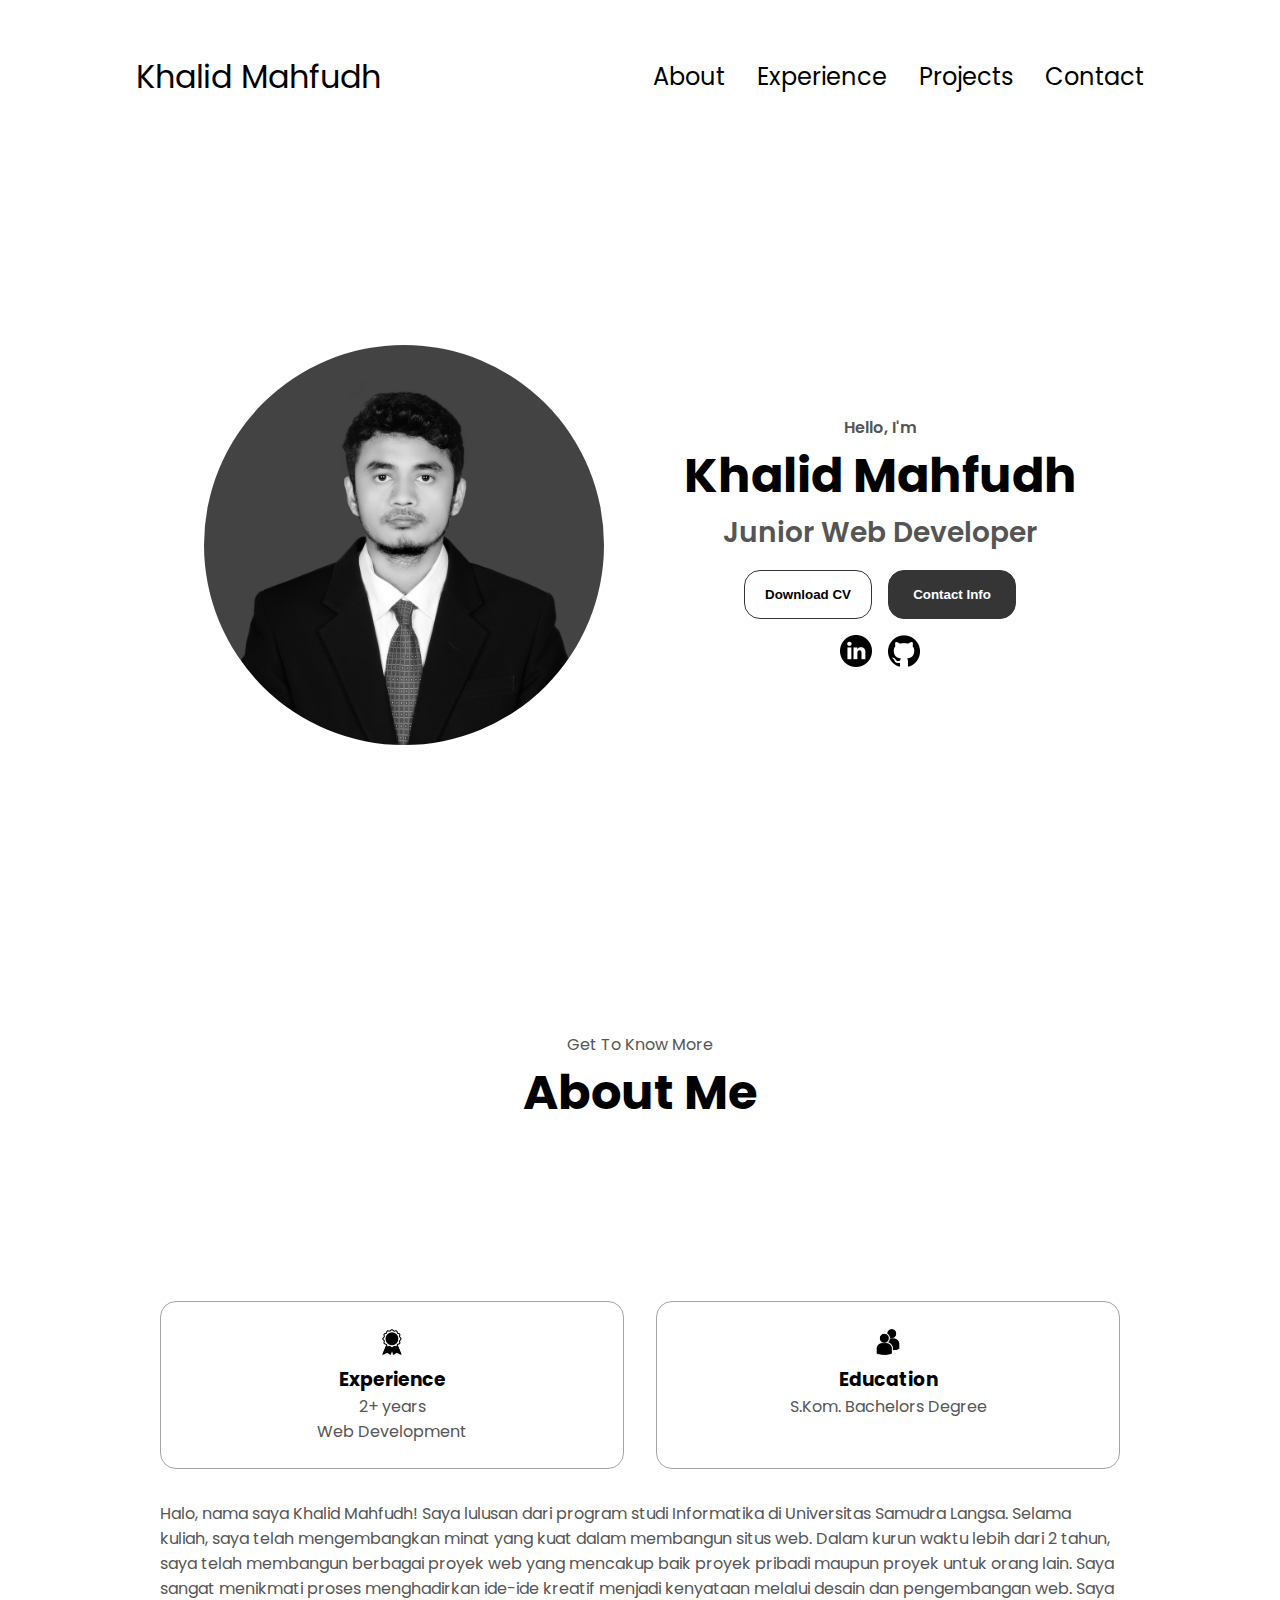
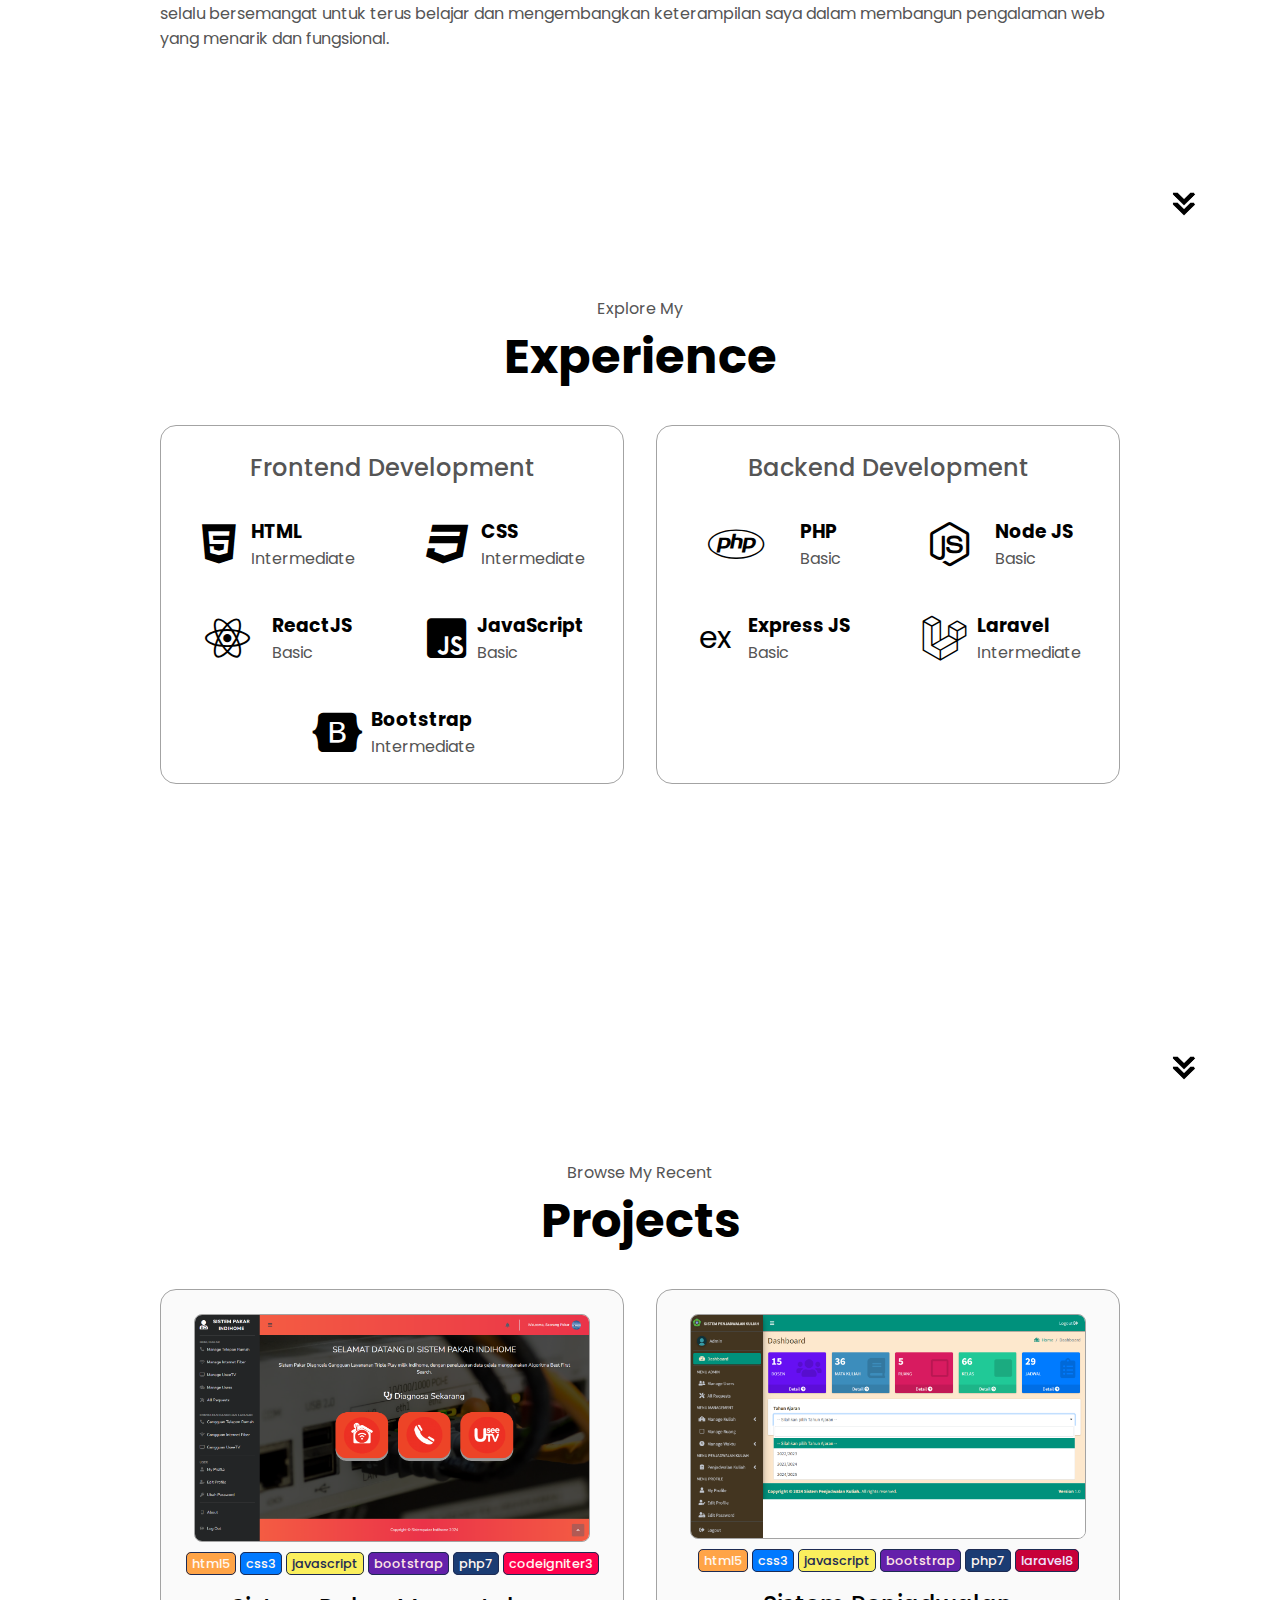
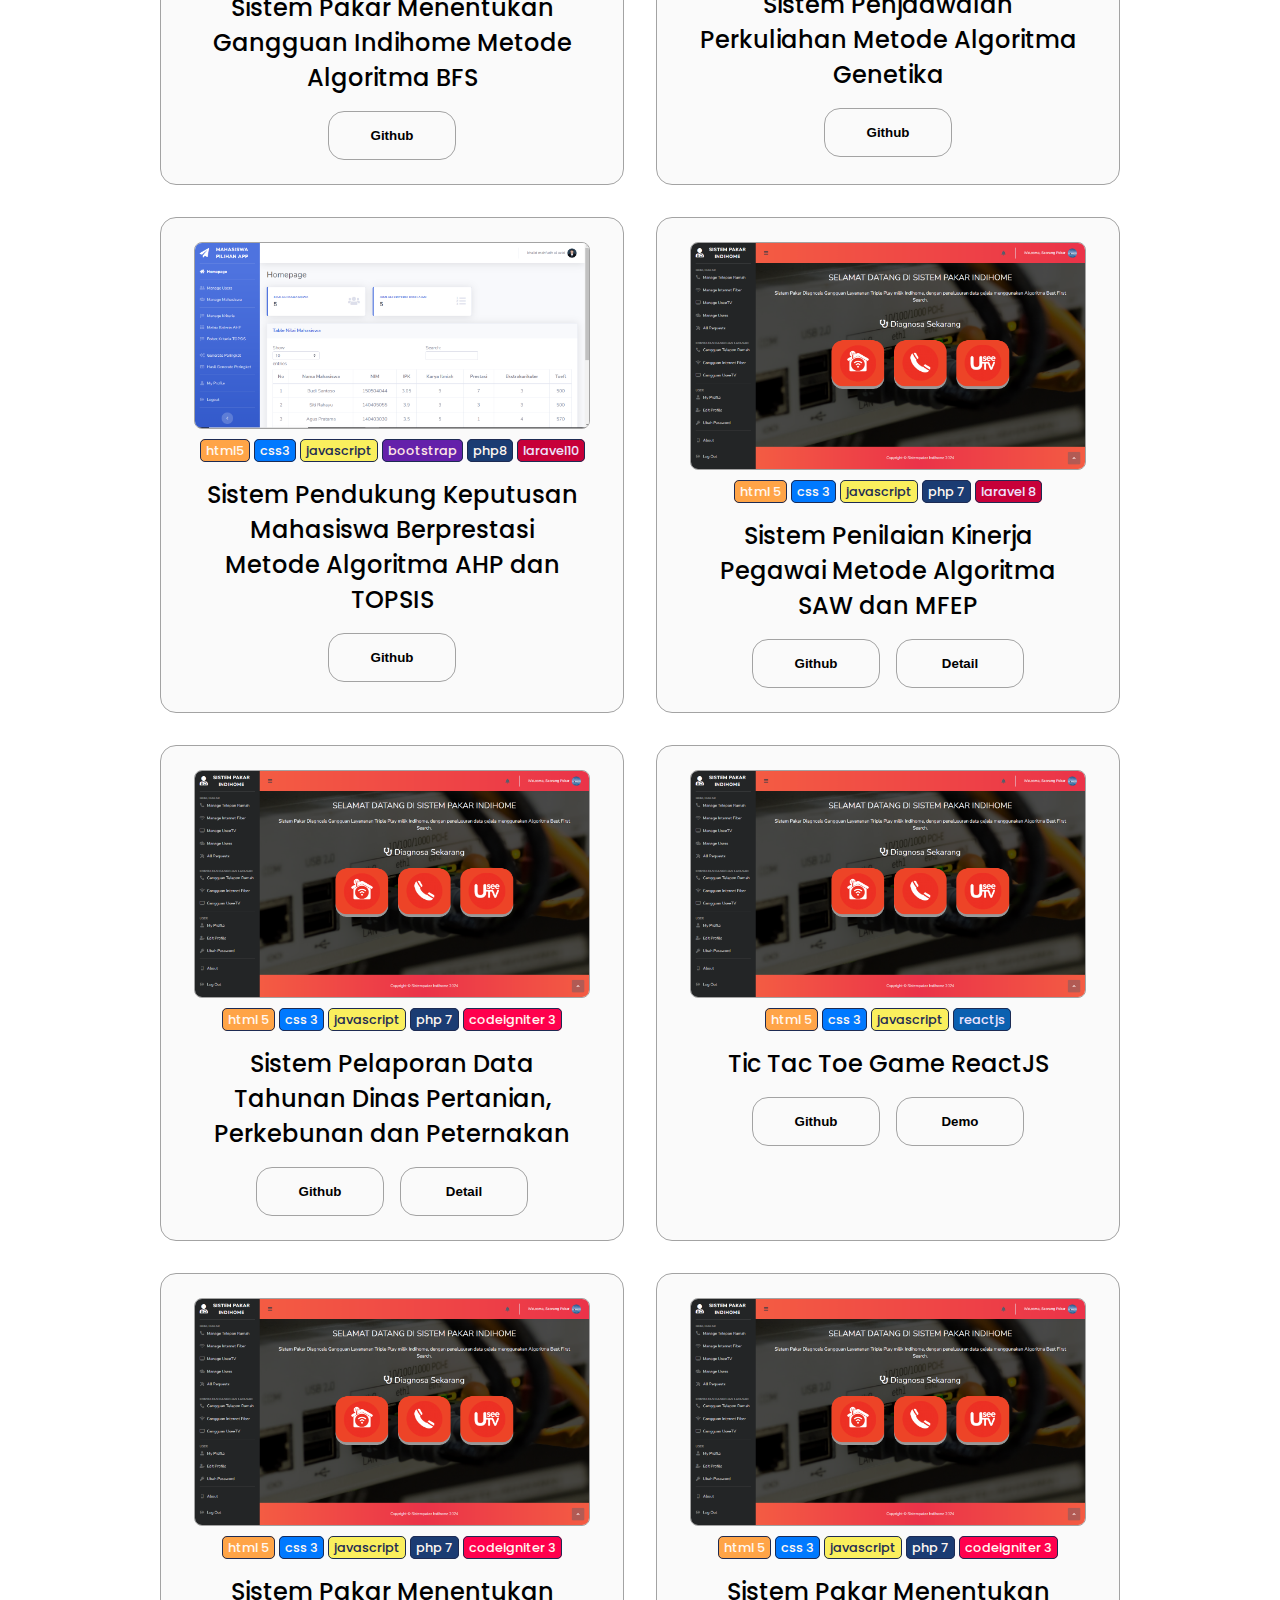
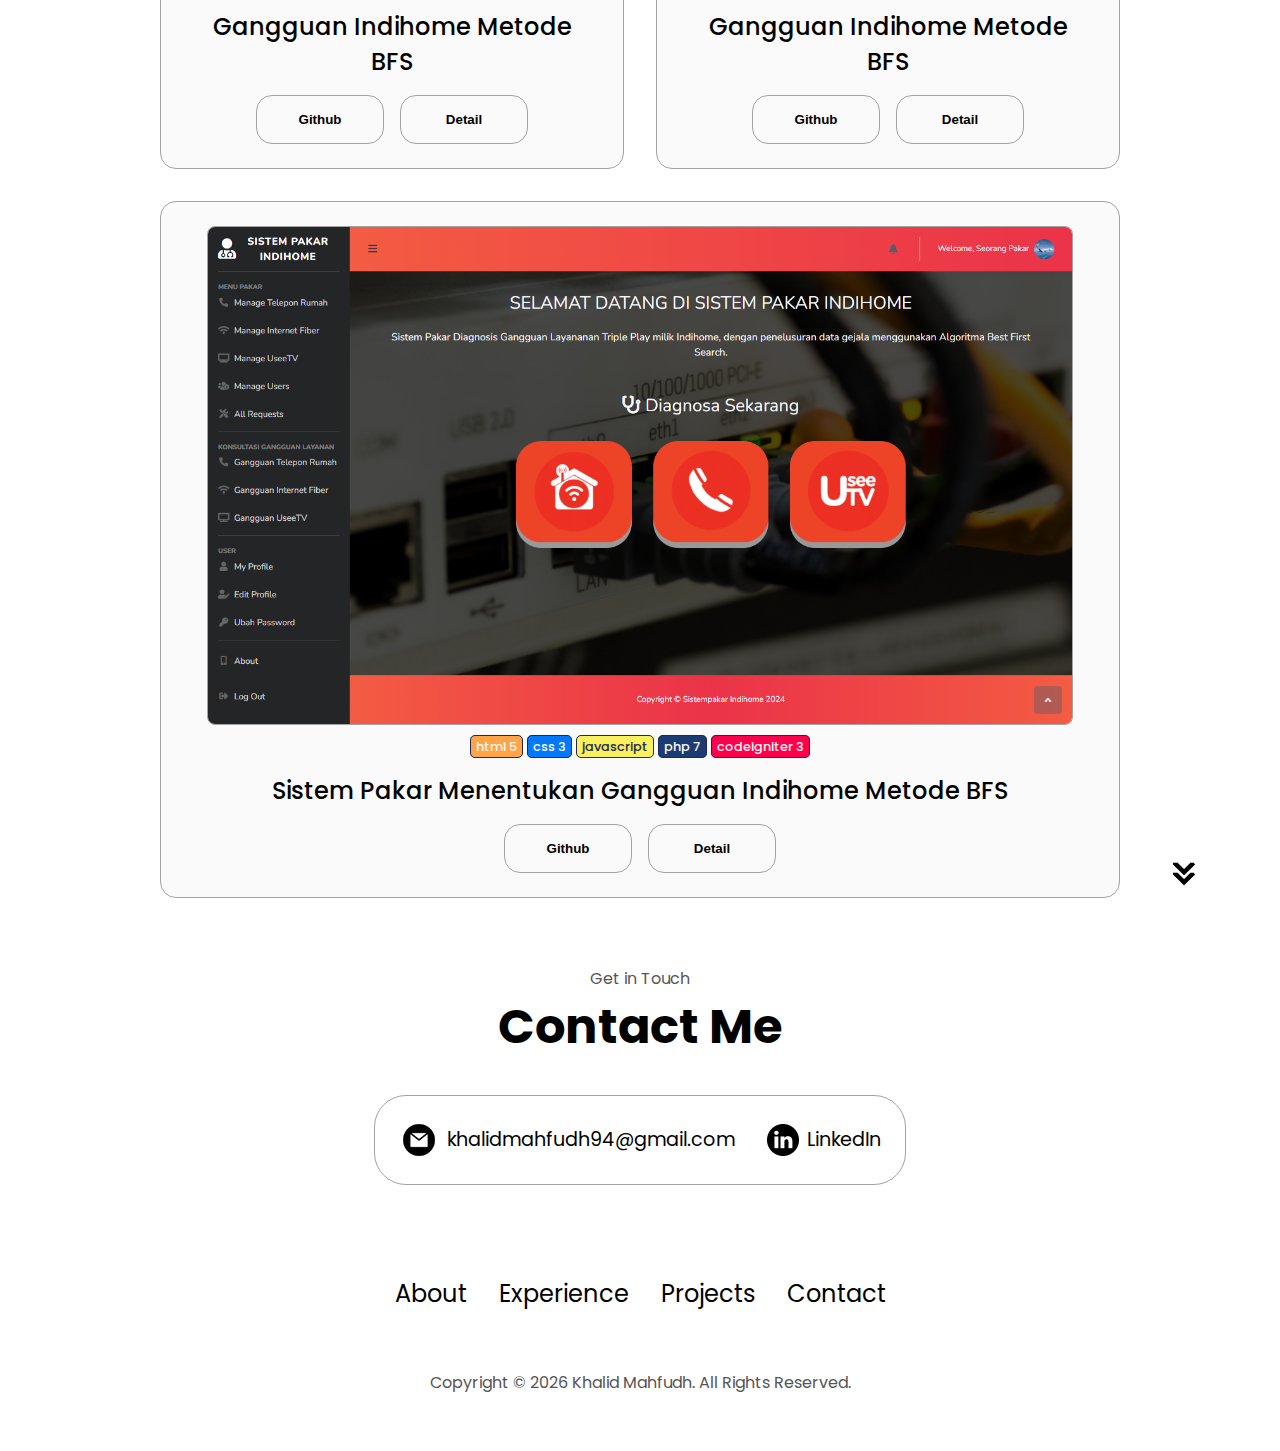
<file: index.html>
<!DOCTYPE html>
<html lang="en">
  <head>
    <meta charset="UTF-8" />
    <meta http-equiv="X-UA-Compatible" content="IE=edge" />
    <meta name="viewport" content="width=device-width, initial-scale=1.0" />
    <title>My Portfolio</title>
    <link rel="stylesheet" href="https://cdnjs.cloudflare.com/ajax/libs/font-awesome/5.15.2/css/all.min.css">
    <link rel="stylesheet" href="style.css" />
    <link rel="stylesheet" href="mediaqueries.css" />
  </head>
  <body>
    <nav id="desktop-nav">
      <div class="logo">Khalid Mahfudh</div>
      <div>
        <ul class="nav-links">
          <li><a href="#about">About</a></li>
          <li><a href="#experience">Experience</a></li>
          <li><a href="#projects">Projects</a></li>
          <li><a href="#contact">Contact</a></li>
        </ul>
      </div>
    </nav>
    <nav id="hamburger-nav">
      <div class="logo">Khalid Mahfudh</div>
      <div class="hamburger-menu">
        <div class="hamburger-icon" onclick="toggleMenu()">
          <span></span>
          <span></span>
          <span></span>
        </div>
        <div class="menu-links">
          <li><a href="#about" onclick="toggleMenu()">About</a></li>
          <li><a href="#experience" onclick="toggleMenu()">Experience</a></li>
          <li><a href="#projects" onclick="toggleMenu()">Projects</a></li>
          <li><a href="#contact" onclick="toggleMenu()">Contact</a></li>
        </div>
      </div>
    </nav>
    <section id="profile">
      <div class="section__pic-container">
        <img class="profile-pic" src="./assets/profile-pic.png" alt="Khalid Mahfudh profile picture" />
      </div>
      <div class="section__text">
        <p class="section__text__p1">Hello, I'm</p>
        <h1 class="title">Khalid Mahfudh</h1>
        <p class="section__text__p2">Junior Web Developer</p>
        <div class="btn-container">
          <button
            class="btn btn-color-2"
            onclick="window.open('./assets/resume-example.pdf')"
          >
            Download CV
          </button>
          <button class="btn btn-color-1" onclick="location.href='./#contact'">
            Contact Info
          </button>
        </div>
        <div id="socials-container">
          <a href="https://www.linkedin.com/in/khalid-al-azizi-bb7a7b1b1/" target="_blank"><img src="./assets/linkedin.png" alt="My Linkedin Profile" class="icon"></a>
          <a href="https://github.com/khalidmahfudh/" target="_blank"><img src="./assets/github.png" alt="My Github Profile" class="icon"></a>
        </div>
      </div>
    </section>
    <section id="about">
      <p class="section__text__p1">Get To Know More</p>
      <h1 class="title">About Me</h1>
      <div class="section-container">
        <div class="about-details-container">
          <div class="about-containers">
            <div class="details-container">
              <img
                src="./assets/experience.png"
                alt="Experience icon"
                class="icon"
              />
              <h3>Experience</h3>
              <p>2+ years <br />Web Development</p>
            </div>
            <div class="details-container">
              <img
                src="./assets/education.png"
                alt="Education icon"
                class="icon"
              />
              <h3>Education</h3>
              <p>S.Kom. Bachelors Degree</p>
            </div>
          </div>
          <div class="text-container">
            <p>
              Halo, nama saya Khalid Mahfudh! Saya lulusan dari program studi Informatika di Universitas Samudra Langsa. Selama kuliah, saya telah mengembangkan minat yang kuat dalam membangun situs web. Dalam kurun waktu lebih dari 2 tahun, saya telah membangun berbagai proyek web yang mencakup baik proyek pribadi maupun proyek untuk orang lain. Saya sangat menikmati proses menghadirkan ide-ide kreatif menjadi kenyataan melalui desain dan pengembangan web. Saya selalu bersemangat untuk terus belajar dan mengembangkan keterampilan saya dalam membangun pengalaman web yang menarik dan fungsional. 
            </p>
          </div>
        </div>
      </div>
      <img
        src="./assets/arrow.png"
        alt="Arrow icon"
        class="icon arrow"
        onclick="location.href='./#experience'"
      />
    </section>
    <section id="experience">
      <p class="section__text__p1">Explore My</p>
      <h1 class="title">Experience</h1>
      <div class="experience-details-container">
        <div class="about-containers">
          <div class="details-container">
            <h2 class="experience-sub-title">Frontend Development</h2>
            <div class="article-container">
              <article>
                <div class="icons-container">
                  <i class="fab fa-html5"></i>
                </div>
                <div>
                  <h3>HTML</h3>
                  <p>Intermediate</p>
                </div>
              </article>
              <article>
                <div class="icons-container">
                  <i class="fab fa-css3"></i>
                </div>
                <div>
                  <h3>CSS</h3>
                  <p>Intermediate</p>
                </div>
              </article>
              <article>
                <div class="icons-container">
                  <i class="fab fa-react"></i>
                </div>
                <div>
                  <h3>ReactJS</h3>
                  <p>Basic</p>
                </div>
              </article>
              <article>
                <div class="icons-container">
                  <i class="fab fa-js-square"></i>
                </div>
                <div>
                  <h3>JavaScript</h3>
                  <p>Basic</p>
                </div>
              </article>
              <article>
                <div class="icons-container">
                  <i class="fab fa-bootstrap"></i>
                </div>
                <div>
                  <h3>Bootstrap</h3>
                  <p>Intermediate</p>
                </div>
              </article>
            </div>
          </div>
          <div class="details-container">
            <h2 class="experience-sub-title">Backend Development</h2>
            <div class="article-container">
              <article>
                <div class="icons-container">
                  <i class="fab fa-php"></i>
                </div>
                <div>
                  <h3>PHP</h3>
                  <p>Basic</p>
                </div>
              </article>
              <article>
                <div class="icons-container">
                  <i class="fab fa-node-js"></i>
                </div>
                <div>
                  <h3>Node JS</h3>
                  <p>Basic</p>
                </div>
              </article>
              <article>
                <div class="icons-container">
                  <p>ex</p>
                </div>
                <div>
                  <h3>Express JS</h3>
                  <p>Basic</p>
                </div>
              </article>
              <article>
                <div class="icons-container">
                  <i class="fab fa-laravel"></i>
                </div>
                <div>
                  <h3>Laravel</h3>
                  <p>Intermediate</p>
                </div>
              </article>
            </div>
          </div>
        </div>
      </div>
      <img
        src="./assets/arrow.png"
        alt="Arrow icon"
        class="icon arrow"
        onclick="location.href='./#projects'"
      />
    </section>
    <section id="projects">
      <p class="section__text__p1">Browse My Recent</p>
      <h1 class="title">Projects</h1>
      <div class="experience-details-container">
        <div class="about-containers">

          <!-- project 1 -->
          <div class="details-container color-container">
            <div class="article-container">
              <img
                src="./assets/project-1.png"
                alt="Project 1"
                class="project-img"
              />
            </div>
            <div class="technologies-container">
              <span class="html">html5</span>
              <span class="css">css3</span>
              <span class="js">javascript</span>
              <span class="bs">bootstrap</span>
              <span class="php">php7</span>
              <span class="ci">codeigniter3</span>
            </div>
            <h2 class="experience-sub-title project-title">Sistem Pakar Menentukan Gangguan Indihome Metode Algoritma BFS</h2>
            <div class="btn-container">
              <button class="btn btn-color-2 project-btn"><a href="https://github.com/khalidmahfudh/sistem-pakar-bfs-telkom" target="_blank">Github</a></button>
            </div>
          </div>

          <!-- project 2 -->
          <div class="details-container color-container">
            <div class="article-container">
              <img
                src="./assets/project-2.png"
                alt="Project 2"
                class="project-img"
              />
            </div>
            <div class="technologies-container">
              <span class="html">html5</span>
              <span class="css">css3</span>
              <span class="js">javascript</span>
              <span class="bs">bootstrap</span>
              <span class="php">php7</span>
              <span class="lara">laravel8</span>
            </div>
            <h2 class="experience-sub-title project-title">Sistem Penjadwalan Perkuliahan Metode Algoritma Genetika</h2>
            <div class="btn-container">
              <button class="btn btn-color-2 project-btn"><a href="https://github.com/khalidmahfudh/sistem-jadwal-kuliah-genetika" target="_blank">Github</a></button>
            </div>
          </div>

          <!-- project 3 -->
          <div class="details-container color-container">
            <div class="article-container">
              <img
                src="./assets/project-3.png"
                alt="Project 1"
                class="project-img"
              />
            </div>
            <div class="technologies-container">
              <span class="html">html5</span>
              <span class="css">css3</span>
              <span class="js">javascript</span>
              <span class="bs">bootstrap</span>
              <span class="php">php8</span>
              <span class="lara">laravel10</span>
            </div>
            <h2 class="experience-sub-title project-title">Sistem Pendukung Keputusan Mahasiswa Berprestasi Metode Algoritma AHP dan TOPSIS</h2>
            <div class="btn-container">
              <button class="btn btn-color-2 project-btn"><a href="https://github.com/khalidmahfudh/spk-mahasiswa-berprestasi" target="_blank">Github</a></button>
            </div>
          </div>

          <!-- project 4 -->
          <div class="details-container color-container">
            <div class="article-container">
              <img
                src="./assets/project-1.png"
                alt="Project 1"
                class="project-img"
              />
            </div>
            <div class="technologies-container">
              <span class="html">html 5</span>
              <span class="css">css 3</span>
              <span class="js">javascript</span>
              <span class="php">php 7</span>
              <span class="lara">laravel 8</span>
            </div>
            <h2 class="experience-sub-title project-title">Sistem Penilaian Kinerja Pegawai Metode Algoritma SAW dan MFEP</h2>
            <div class="btn-container">
              <button class="btn btn-color-2 project-btn"><a href="https://github.com/khalidmahfudh/sistem-pakar-bfs-telkom" target="_blank">Github</a></button>
              <button class="btn btn-color-2 project-btn"><a href="./project-one.html" target="_blank">Detail</a></button>
            </div>
          </div>

          <!-- project 5 -->
          <div class="details-container color-container">
            <div class="article-container">
              <img
                src="./assets/project-1.png"
                alt="Project 1"
                class="project-img"
              />
            </div>
            <div class="technologies-container">
              <span class="html">html 5</span>
              <span class="css">css 3</span>
              <span class="js">javascript</span>
              <span class="php">php 7</span>
              <span class="ci">codeigniter 3</span>
            </div>
            <h2 class="experience-sub-title project-title">Sistem Pelaporan Data Tahunan Dinas Pertanian, Perkebunan dan Peternakan</h2>
            <div class="btn-container">
              <button class="btn btn-color-2 project-btn"><a href="https://github.com/khalidmahfudh/sistem-pakar-bfs-telkom" target="_blank">Github</a></button>
              <button class="btn btn-color-2 project-btn"><a href="./project-one.html" target="_blank">Detail</a></button>
            </div>
          </div>

          <!-- project 6 -->
          <div class="details-container color-container">
            <div class="article-container">
              <img
                src="./assets/project-1.png"
                alt="Project 1"
                class="project-img"
              />
            </div>
            <div class="technologies-container">
              <span class="html">html 5</span>
              <span class="css">css 3</span>
              <span class="js">javascript</span>
              <span class="react">reactjs</span>
            </div>
            <h2 class="experience-sub-title project-title">Tic Tac Toe Game ReactJS</h2>
            <div class="btn-container">
              <button class="btn btn-color-2 project-btn"><a href="https://github.com/khalidmahfudh/tic-tac-toe-game" target="_blank">Github</a></button>
              <button class="btn btn-color-2 project-btn"><a href="https://khalidmahfudh.github.io/tic-tac-toe-game" target="_blank">Demo</a></button>
            </div>
          </div>
          <div class="details-container color-container">
            <div class="article-container">
              <img
                src="./assets/project-1.png"
                alt="Project 1"
                class="project-img"
              />
            </div>
            <div class="technologies-container">
              <span class="html">html 5</span>
              <span class="css">css 3</span>
              <span class="js">javascript</span>
              <span class="php">php 7</span>
              <span class="ci">codeigniter 3</span>
            </div>
            <h2 class="experience-sub-title project-title">Sistem Pakar Menentukan Gangguan Indihome Metode BFS</h2>
            <div class="btn-container">
              <button class="btn btn-color-2 project-btn"><a href="https://github.com/khalidmahfudh/sistem-pakar-bfs-telkom" target="_blank">Github</a></button>
              <button class="btn btn-color-2 project-btn"><a href="./project-one.html" target="_blank">Detail</a></button>
            </div>
          </div>
          <div class="details-container color-container">
            <div class="article-container">
              <img
                src="./assets/project-1.png"
                alt="Project 1"
                class="project-img"
              />
            </div>
            <div class="technologies-container">
              <span class="html">html 5</span>
              <span class="css">css 3</span>
              <span class="js">javascript</span>
              <span class="php">php 7</span>
              <span class="ci">codeigniter 3</span>
            </div>
            <h2 class="experience-sub-title project-title">Sistem Pakar Menentukan Gangguan Indihome Metode BFS</h2>
            <div class="btn-container">
              <button class="btn btn-color-2 project-btn"><a href="https://github.com/khalidmahfudh/sistem-pakar-bfs-telkom" target="_blank">Github</a></button>
              <button class="btn btn-color-2 project-btn"><a href="./project-one.html" target="_blank">Detail</a></button>
            </div>
          </div>
          <div class="details-container color-container">
            <div class="article-container">
              <img
                src="./assets/project-1.png"
                alt="Project 1"
                class="project-img"
              />
            </div>
            <div class="technologies-container">
              <span class="html">html 5</span>
              <span class="css">css 3</span>
              <span class="js">javascript</span>
              <span class="php">php 7</span>
              <span class="ci">codeigniter 3</span>
            </div>
            <h2 class="experience-sub-title project-title">Sistem Pakar Menentukan Gangguan Indihome Metode BFS</h2>
            <div class="btn-container">
              <button class="btn btn-color-2 project-btn"><a href="https://github.com/khalidmahfudh/sistem-pakar-bfs-telkom" target="_blank">Github</a></button>
              <button class="btn btn-color-2 project-btn"><a href="./project-one.html" target="_blank">Detail</a></button>
            </div>
          </div>
        </div>
      </div>
      <img
        src="./assets/arrow.png"
        alt="Arrow icon"
        class="icon arrow"
        onclick="location.href='./#contact'"
      />
    </section>
    <section id="contact">
      <p class="section__text__p1">Get in Touch</p>
      <h1 class="title">Contact Me</h1>
      <div class="contact-info-upper-container">
        <div class="contact-info-container">
          <img
            src="./assets/email.png"
            alt="Email icon"
            class="icon contact-icon email-icon"
          />
          <p><a href="mailto:khalidmahfudh94@gmail.com">khalidmahfudh94@gmail.com</a></p>
        </div>
        <div class="contact-info-container">
          <img
            src="./assets/linkedin.png"
            alt="LinkedIn icon"
            class="icon contact-icon"
          />
          <p><a href="https://www.linkedin.com">LinkedIn</a></p>
        </div>
      </div>
    </section>
    <footer>
      <nav>
        <div class="nav-links-container">
          <ul class="nav-links">
            <li><a href="#about">About</a></li>
            <li><a href="#experience">Experience</a></li>
            <li><a href="#projects">Projects</a></li>
            <li><a href="#contact">Contact</a></li>
          </ul>
        </div>
      </nav>
      <p>Copyright &#169; <span id="year"></span> Khalid Mahfudh. All Rights Reserved.</p>
    </footer>
    <script src="script.js"></script>
  </body>
</html>
</file>
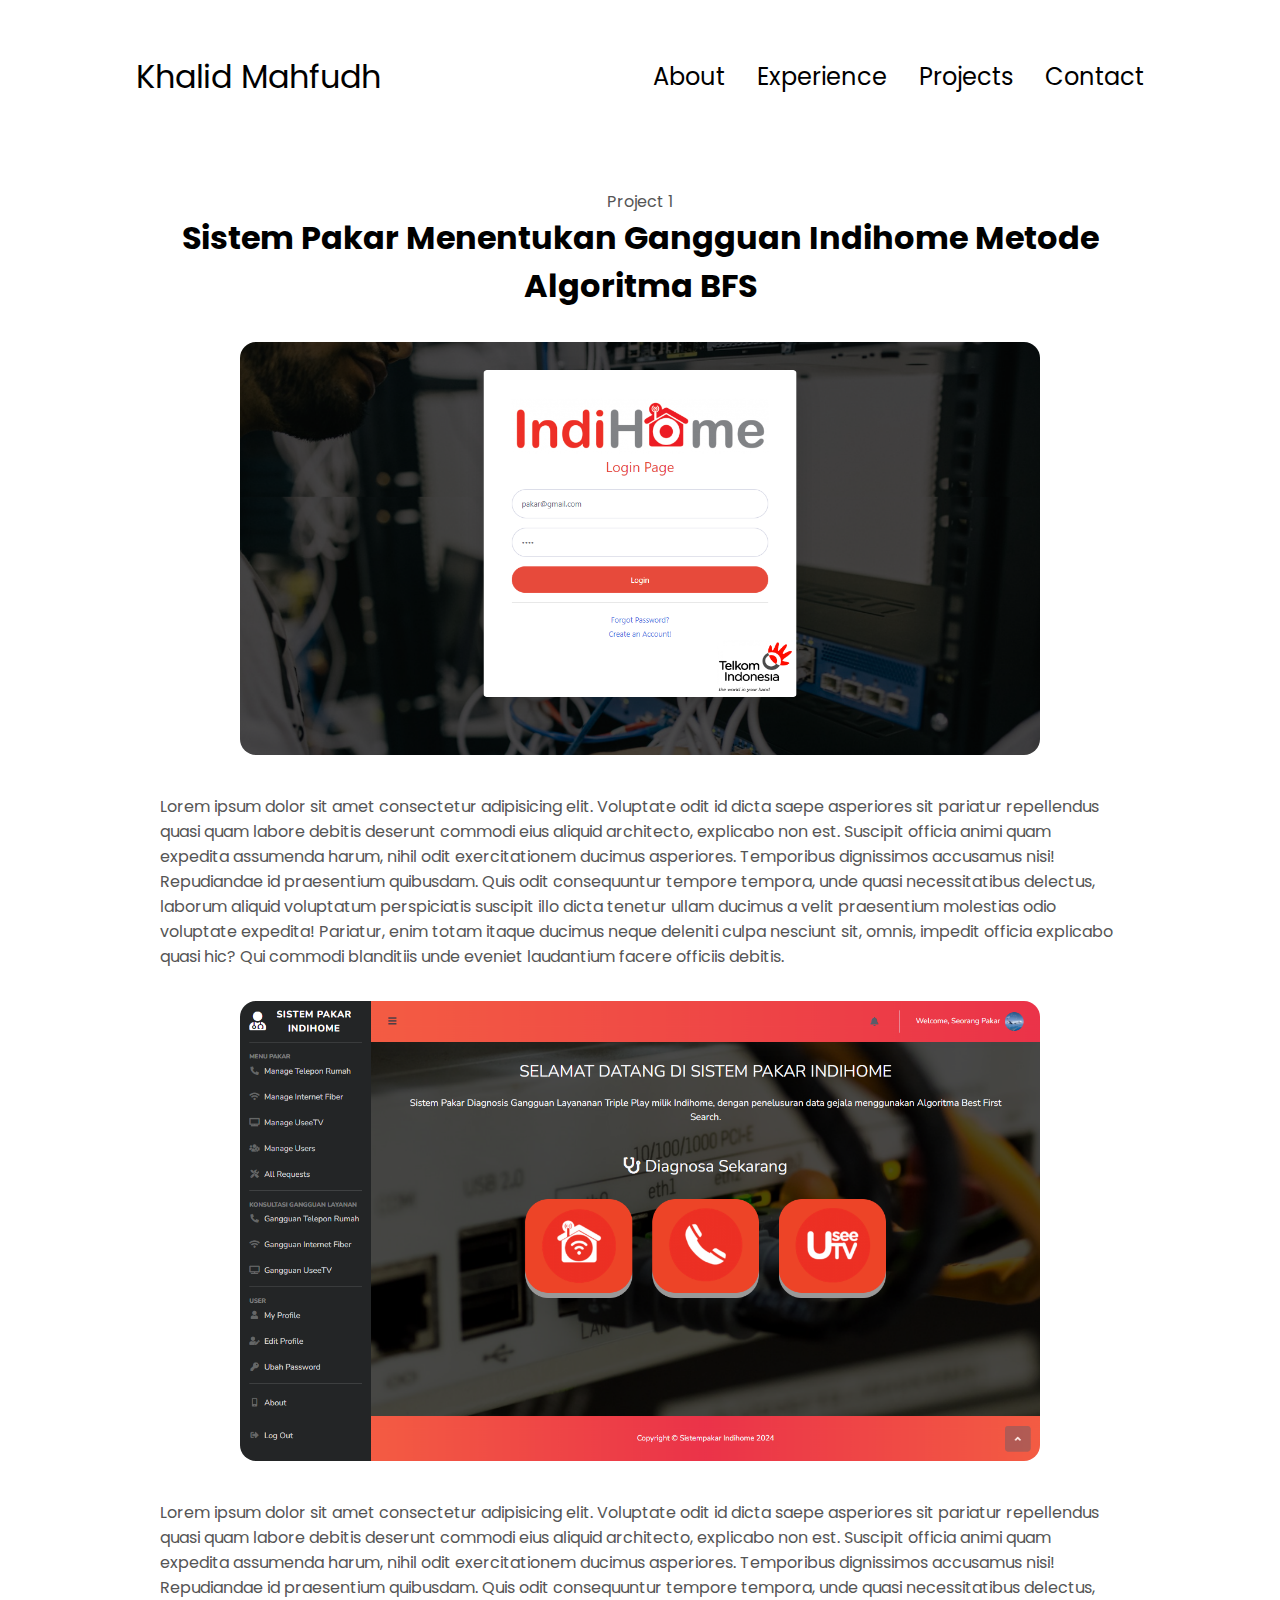
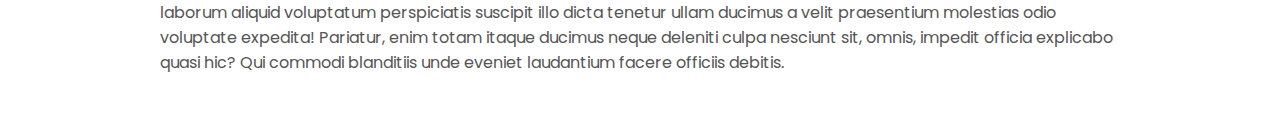
<file: project-one.html>
<!DOCTYPE html>
<html lang="en">
  <head>
    <meta charset="UTF-8" />
    <meta http-equiv="X-UA-Compatible" content="IE=edge" />
    <meta name="viewport" content="width=device-width, initial-scale=1.0" />
    <title>My Portfolio</title>
    <link rel="stylesheet" href="https://cdnjs.cloudflare.com/ajax/libs/font-awesome/5.15.2/css/all.min.css">
    <link rel="stylesheet" href="style.css" />
    <link rel="stylesheet" href="mediaqueries.css" />
  </head>
  <body>
    <nav id="desktop-nav">
      <div class="logo">Khalid Mahfudh</div>
      <div>
        <ul class="nav-links">
          <li><a href="/#about">About</a></li>
          <li><a href="/#experience">Experience</a></li>
          <li><a href="/#projects">Projects</a></li>
          <li><a href="/#contact">Contact</a></li>
        </ul>
      </div>
    </nav>
    <nav id="hamburger-nav">
      <div class="logo">Khalid Mahfudh</div>
      <div class="hamburger-menu">
        <div class="hamburger-icon" onclick="toggleMenu()">
          <span></span>
          <span></span>
          <span></span>
        </div>
        <div class="menu-links">
          <li><a href="/#about" onclick="toggleMenu()">About</a></li>
          <li><a href="/#experience" onclick="toggleMenu()">Experience</a></li>
          <li><a href="/#projects" onclick="toggleMenu()">Projects</a></li>
          <li><a href="/#contact" onclick="toggleMenu()">Contact</a></li>
        </div>
      </div>
    </nav>

    <section class="project">
        <p class="section__text__p1">Project 1</p>
        <h1 class="title">Sistem Pakar Menentukan Gangguan Indihome Metode Algoritma BFS</h1>
        <div class="project-info-container">
          <img src="./assets/login-1.png" alt="login1 img">
          <p>Lorem ipsum dolor sit amet consectetur adipisicing elit. Voluptate odit id dicta saepe asperiores sit pariatur repellendus quasi quam labore debitis deserunt commodi eius aliquid architecto, explicabo non est. Suscipit officia animi quam expedita assumenda harum, nihil odit exercitationem ducimus asperiores. Temporibus dignissimos accusamus nisi! Repudiandae id praesentium quibusdam. Quis odit consequuntur tempore tempora, unde quasi necessitatibus delectus, laborum aliquid voluptatum perspiciatis suscipit illo dicta tenetur ullam ducimus a velit praesentium molestias odio voluptate expedita! Pariatur, enim totam itaque ducimus neque deleniti culpa nesciunt sit, omnis, impedit officia explicabo quasi hic? Qui commodi blanditiis unde eveniet laudantium facere officiis debitis.</p>
          <img src="./assets/project-1.png" alt="project-1 img">
            <p>Lorem ipsum dolor sit amet consectetur adipisicing elit. Voluptate odit id dicta saepe asperiores sit pariatur repellendus quasi quam labore debitis deserunt commodi eius aliquid architecto, explicabo non est. Suscipit officia animi quam expedita assumenda harum, nihil odit exercitationem ducimus asperiores. Temporibus dignissimos accusamus nisi! Repudiandae id praesentium quibusdam. Quis odit consequuntur tempore tempora, unde quasi necessitatibus delectus, laborum aliquid voluptatum perspiciatis suscipit illo dicta tenetur ullam ducimus a velit praesentium molestias odio voluptate expedita! Pariatur, enim totam itaque ducimus neque deleniti culpa nesciunt sit, omnis, impedit officia explicabo quasi hic? Qui commodi blanditiis unde eveniet laudantium facere officiis debitis.</p>
        </div>
      </section>

      <script src="script.js"></script>
    </body>
  </html>
</file>
<file: style.css>
/* GENERAL */

@import url("https://fonts.googleapis.com/css2?family=Poppins:wght@300;400;500;600&display=swap");

* {
  margin: 0;
  padding: 0;
}

body {
  font-family: "Poppins", sans-serif;
}

html {
  scroll-behavior: smooth;
}

p {
  color: rgb(85, 85, 85);
}

/* TRANSITION */

a,
.btn {
  transition: all 300ms ease;
}

/* DESKTOP NAV */

nav,
.nav-links {
  display: flex;
}

nav {
  justify-content: space-around;
  align-items: center;
  height: 17vh;
}

.nav-links {
  gap: 2rem;
  list-style: none;
  font-size: 1.5rem;
}

a {
  color: black;
  text-decoration: none;
  text-decoration-color: white;
}

a:hover {
  color: grey;
  text-decoration: underline;
  text-underline-offset: 1rem;
  text-decoration-color: rgb(181, 181, 181);
}

.logo {
  font-size: 2rem;
}

.logo:hover {
  cursor: default;
}

/* HAMBURGER MENU */

#hamburger-nav {
  display: none;
}

.hamburger-menu {
  position: relative;
  display: inline-block;
}

.hamburger-icon {
  display: flex;
  flex-direction: column;
  justify-content: space-between;
  height: 24px;
  width: 30px;
  cursor: pointer;
}

.hamburger-icon span {
  width: 100%;
  height: 2px;
  background-color: black;
  transition: all 0.3s ease-in-out;
}

.menu-links {
  position: absolute;
  top: 100%;
  right: 0;
  background-color: white;
  width: fit-content;
  max-height: 0;
  overflow: hidden;
  transition: all 0.3s ease-in-out;
}

.menu-links a {
  display: block;
  padding: 10px;
  text-align: center;
  font-size: 1.5rem;
  color: black;
  text-decoration: none;
  transition: all 0.3 ease-in-out;
}

.menu-links li {
  list-style: none;
}

.menu-links.open {
  max-height: 300px;
}

.hamburger-icon.open span:first-child {
  transform: rotate(45deg) translate(10px, 5px);
}

.hamburger-icon.open span:nth-child(2) {
  opacity: 0;
}

.hamburger-icon.open span:last-child {
  transform: rotate(-45deg) translate(10px, -5px);
}

.hamburger-icon span:first-child {
  transform: none;
}

.hamburger-icon span:nth-child(2) {
  opacity: 1;
}

.hamburger-icon span:last-child {
  transform: none;
}

/* SECTIONS */

section {
  padding-top: 4vh;
  height: 96vh;
  margin: 0 10rem;
  box-sizing: border-box;
  min-height: fit-content;
}


.section-container {
  display: flex;
}

/* PROFILE SECTION */

#profile {
  display: flex;
  justify-content: center;
  gap: 5rem;
  height: 80vh;
}

.section__pic-container {
  display: flex;
  height: 400px;
  width: 400px;
  margin: auto 0;
}

.section__pic-container img.profile-pic {
  border-radius: 50%;
}

.section__text {
  align-self: center;
  text-align: center;
}

.section__text p {
  font-weight: 600;
}

.section__text__p1 {
  text-align: center;
}

.section__text__p2 {
  font-size: 1.75rem;
  margin-bottom: 1rem;
}

.title {
  font-size: 3rem;
  text-align: center;
  /* margin-bottom: 15px; */
}

#socials-container {
  display: flex;
  justify-content: center;
  margin-top: 1rem;
  gap: 1rem;
}

/* ICONS */

.icon {
  cursor: pointer;
  height: 2rem;
}

.icons-container {
  display: flex;
  align-items: center;
  /* border: solid 1px red; */
}

.icons-container i {
  font-size: 45px;
}

.icons-container p {
  color: black;
  font-size: 30px;
}

/* BUTTONS */

.btn-container {
  display: flex;
  justify-content: center;
  gap: 1rem;
}

.btn {
  font-weight: 600;
  transition: all 300ms ease;
  padding: 1rem;
  width: 8rem;
  border-radius: 1rem;
}

.btn-color-1,
.btn-color-2 {
  border: rgb(53, 53, 53) 0.1rem solid;
}

.btn-color-1:hover,
.btn-color-2:hover {
  cursor: pointer;
}

.btn-color-1,
.btn-color-2:hover {
  background: rgb(53, 53, 53);
  color: white;
}

.btn:hover a {
  text-decoration: none;
  color: white;
}

.btn-color-1:hover {
  background: rgb(0, 0, 0);
}

.btn-color-2 {
  background: none;
}

.btn-color-2:hover {
  border: rgb(255, 255, 255) 0.1rem solid;
}

.btn-container {
  gap: 1rem;
}

/* ABOUT SECTION */

#about {
  position: relative;
}

.about-containers {
  gap: 2rem;
  margin: 2rem 0;

}

.about-details-container {
  justify-content: center;
  flex-direction: column;
}

.about-containers,
.about-details-container {
  display: flex;
}

.about-pic {
  border-radius: 2rem;
}

.arrow {
  position: absolute;
  right: -5rem;
  bottom: 2.5rem;
}

.details-container {
  padding: 1.5rem;
  flex: 1;
  background: white;
  border-radius: 1rem;
  border: rgb(53, 53, 53) 0.1rem solid;
  border-color: rgb(163, 163, 163);
  text-align: center;
}

.section-container {
  gap: 4rem;
  height: 80%;
}

.section__pic-container {
  height: 400px;
  width: 400px;
  margin: auto 0;
}

/* EXPERIENCE SECTION */

#experience {
  position: relative;
}

.experience-sub-title {
  color: rgb(85, 85, 85);
  font-weight: 500;
  font-size: 1.5rem;
  margin-bottom: 2rem;
}

.experience-details-container {
  display: flex;
  justify-content: center;
  flex-direction: column;
}

.article-container {
  display: flex;
  text-align: initial;
  flex-wrap: wrap;
  flex-direction: row;
  gap: 2.5rem;
  justify-content: space-around;
}

article {
  display: flex;
  width: 10rem;
  justify-content: space-around;
  gap: 0.5rem;
}

article .icon {
  cursor: default;
}

/* PROJECTS SECTION */

#projects {
  position: relative;
}

.color-container {
  border-color: rgb(163, 163, 163);
  background: rgb(250, 250, 250);
}

.project-img {
  border-radius: .5rem;
  border: solid 1px rgb(163, 163, 163);
  width: 95%;
  height: 90%;
}

.project-title {
  margin: 1rem;
  color: black;
}

.project-btn {
  color: black;
  border-color: rgb(163, 163, 163);
}

.technologies-container {
  margin-bottom: -10px;
  padding: 5px 0;
  line-height: 2;
}

.technologies-container span {
  font-size: .8em;
  font-weight: 500;
  border: solid 1px #1D2B53;
  border-radius: 5px;
  padding: 2px 5px;
  cursor: default;
}

.technologies-container span.html {
  background-color: #FFA447;
  color: #FFF7F1;
}

.technologies-container span.css {
  background-color: #0079FF;
  color: #FFF7F1;
}

.technologies-container span.js {
  background-color: #FAEF5D;
  color: #1D2B53;
}

.technologies-container span.bs {
  background-color: #6420AA;
  color: #FFE6E6;
}

.technologies-container span.php {
  background-color: #1B3C73;
  color: #FFF7F1;
}

.technologies-container span.ci {
  background-color: #FF004D;
  color: #FFF7F1;
}

.technologies-container span.lara {
  background-color: #C70039;
  color: #EDE4FF
}

.technologies-container span.react {
  background-color: #0B60B0;
  color: #EDE4FF
}


/* CONTACT */

#contact {
  display: flex;
  justify-content: center;
  flex-direction: column;
  height: 70vh;
}

.contact-info-upper-container {
  display: flex;
  justify-content: center;
  border-radius: 2rem;
  border: rgb(53, 53, 53) 0.1rem solid;
  border-color: rgb(163, 163, 163);
  background: (250, 250, 250);
  margin: 2rem auto;
  padding: 0.5rem;
}

.contact-info-container {
  display: flex;
  align-items: center;
  justify-content: center;
  gap: 0.5rem;
  margin: 1rem;
}

.contact-info-container p {
  font-size: larger;
}

.contact-icon {
  cursor: default;
}

.email-icon {
  height: 2.5rem;
}

/* PROJECT DETAIL */

.project {
  /* height: 70vh; */
  /* border: solid 1px red; */
  height: auto;
}

.project .title {
  font-size: 2rem;
}

.project-info-container {
  /* border: solid 1px purple; */
  text-align: center;
  margin: 1rem 0;
  padding: 1rem 0;
}

.project-info-container img {
  max-width: 800px;
  border-radius: 1rem;
}

.project-info-container p {
  margin: 2em 0;
  text-align: left;
}

/* FOOTER SECTION */

footer {
  height: 26vh;
  margin: 0 1rem;

}

footer p {
  text-align: center;
}
</file>
<file: mediaqueries.css>
@media screen and (max-width: 1400px) {
  #profile {
    height: 83vh;
    margin-bottom: 6rem;
  }
  .about-containers {
    flex-wrap: wrap;
  }
  .details-container {
    min-width: 30vw;
  }
  #contact,
  #projects {
    height: fit-content;
  }
}

@media screen and (max-width: 1200px) {
  #desktop-nav {
    display: none;
  }
  #hamburger-nav {
    display: flex;
  }
  #experience,
  .experience-details-container {
    margin-top: 2rem;
  }
  #profile,
  .section-container {
    display: block;
  }
  .arrow {
    display: none;
  }
  section,
  .section-container {
    height: fit-content;
  }
  section {
    margin: 0 5%;
  }
  .section__pic-container {
    width: 275px;
    height: 275px;
    margin: 0 auto 2rem;
  }
  .about-containers {
    margin-top: 1rem;
  }
}

@media screen and (max-width: 600px) {
  #contact,
  footer {
    height: 40vh;
  }
  #profile {
    height: 83vh;
    margin-bottom: 0;
  }
  article {
    font-size: 1rem;
  }
  footer nav {
    height: fit-content;
    margin-bottom: 2rem;
  }
  .about-containers,
  .contact-info-upper-container,
  .btn-container {
    flex-wrap: wrap;
  }
  .contact-info-container {
    margin: 0;
  }
  .contact-info-container p,
  .nav-links li a {
    font-size: 1rem;
  }
  .experience-sub-title {
    font-size: 1.25rem;
  }
  .logo {
    font-size: 1.5rem;
  }
  .nav-links {
    flex-direction: column;
    gap: 0.5rem;
    text-align: center;
  }
  .section__pic-container {
    width: auto;
    height: 46vw;
    justify-content: center;
  }
  .section__text__p2 {
    font-size: 1.25rem;
  }
  .title {
    font-size: 2rem;
  }
  .text-container {
    text-align: justify;
  }
}
</file>
